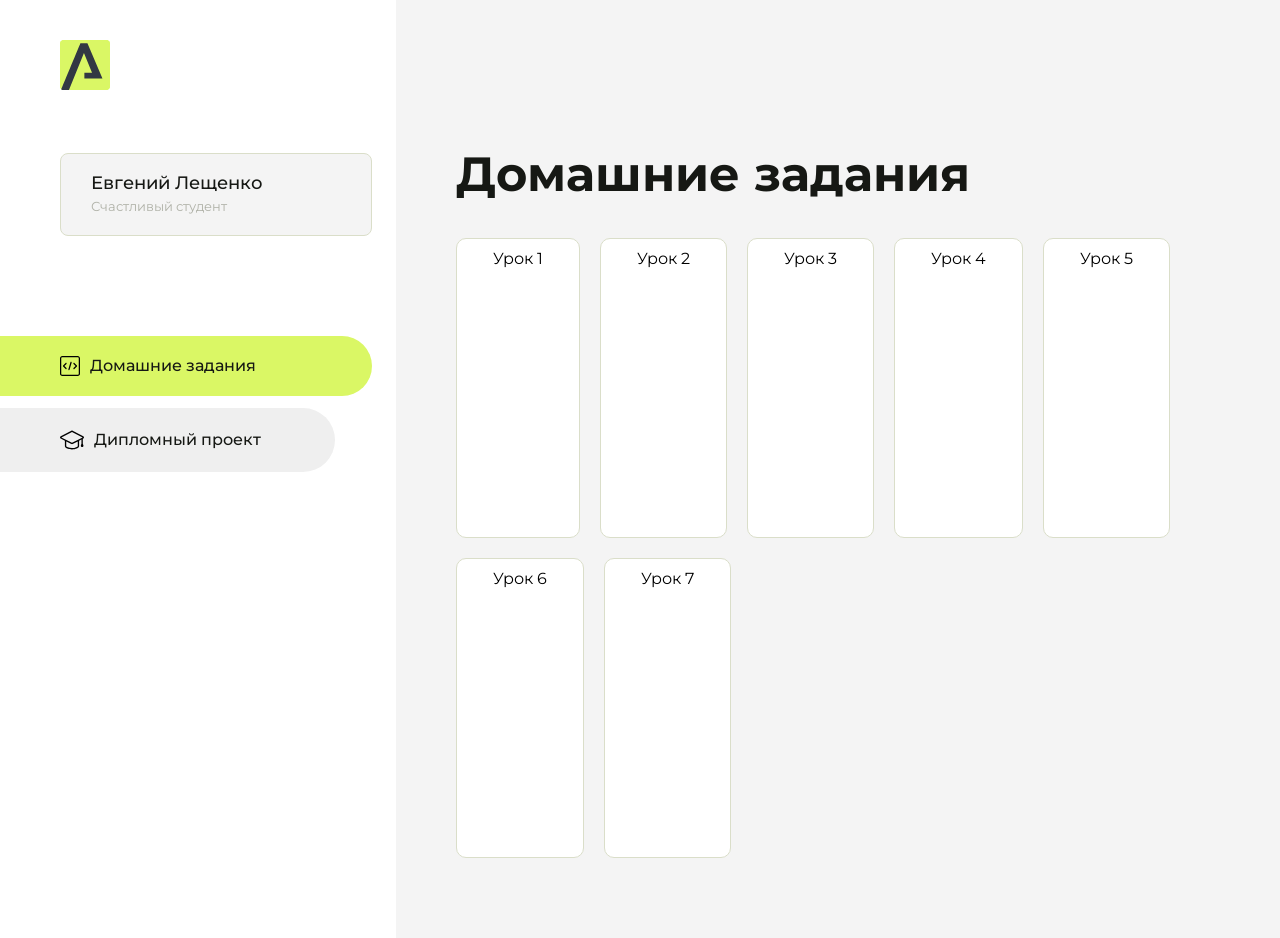
<file: index.html>
<!DOCTYPE html>
<html lang="en">
<head>
    <meta charset="UTF-8">
    <meta name="viewport" content="width=device-width, initial-scale=1.0">
    <title>Домашняя работа</title>
    <link rel="shortcut icon" href="src/logo.ico" type="image/x-icon">
    <link rel="preconnect" href="https://fonts.googleapis.com">
    <link rel="preconnect" href="https://fonts.gstatic.com" crossorigin>
    <link href="https://fonts.googleapis.com/css2?family=Montserrat:wght@400;500;700&family=Rubik:wght@500&display=swap"
          rel="stylesheet">
    <link rel="stylesheet" href="src/style.css">
</head>
<body id="body">
<div class="overlay" id="overlay"></div>
<div class="layout">
    <div class="burger" id="burger">
        <svg viewBox="0 0 24 24" fill="none" xmlns="http://www.w3.org/2000/svg">
            <g id="SVGRepo_bgCarrier" stroke-width="0"></g>
            <g id="SVGRepo_tracerCarrier" stroke-linecap="round" stroke-linejoin="round"></g>
            <g id="SVGRepo_iconCarrier">
                <path d="M4 18L20 18" stroke="#DAF765" stroke-width="2" stroke-linecap="round"></path>
                <path d="M4 12L20 12" stroke="#DAF765" stroke-width="2" stroke-linecap="round"></path>
                <path d="M4 6L20 6" stroke="#DAF765" stroke-width="2" stroke-linecap="round"></path>
            </g>
        </svg>
    </div>
    <aside class="sidebar" id="sidebar">
        <div class="sidebar__inner">
            <div class="logo">
                <svg width="50" height="50" viewBox="0 0 50 50" fill="none" xmlns="http://www.w3.org/2000/svg">
                    <g clip-path="url(#clip0_513_74730)">
                        <path d="M46.17 -0.257004H3.83C1.57281 -0.257004 -0.257 1.57281 -0.257 3.83V46.17C-0.257 48.4272 1.57281 50.257 3.83 50.257H46.17C48.4272 50.257 50.257 48.4272 50.257 46.17V3.83C50.257 1.57281 48.4272 -0.257004 46.17 -0.257004Z"
                              fill="#DAF765"/>
                        <path d="M24.375 38.4H42.461L27.441 3.1585H20.4355C20.4355 3.1585 6.7895 35.881 1.1945 49.294C2.015 50.0275 3.0945 50.257 3.6945 50.257H8.8445L23.954 13.07L32.0465 32.8285H24.375V38.4Z"
                              fill="#323843"/>
                    </g>
                    <defs>
                        <clipPath id="clip0_513_74730">
                            <rect width="50" height="50" fill="white"/>
                        </clipPath>
                    </defs>
                </svg>
            </div>
            <div class="sidebar__user">
                <div class="sidebar__name">Евгений Лещенко</div>
                <div class="sidebar__text">Счастливый студент</div>
            </div>
            <div class="sidebar__tabs">
                <div class="sidebar__item">
                    <button class="sidebar__button active" id="tasks">
                        <svg xmlns="http://www.w3.org/2000/svg" width="20" height="20" viewBox="0 0 20 20" fill="none">
                            <g clip-path="url(#clip0_704_74543)">
                                <path d="M17.7083 20H2.29167C1.0275 20 0 18.9725 0 17.7083V2.29167C0 1.0275 1.0275 0 2.29167 0H17.7083C18.9725 0 20 1.0275 20 2.29167V17.7083C20 18.9725 18.9725 20 17.7083 20ZM2.29167 1.25C1.7175 1.25 1.25 1.7175 1.25 2.29167V17.7083C1.25 18.2825 1.7175 18.75 2.29167 18.75H17.7083C18.2825 18.75 18.75 18.2825 18.75 17.7083V2.29167C18.75 1.7175 18.2825 1.25 17.7083 1.25H2.29167Z"
                                      fill="black"/>
                                <path d="M6.04167 13.125C5.88167 13.125 5.72167 13.0642 5.6 12.9417L3.1 10.4417C2.85583 10.1975 2.85583 9.80167 3.1 9.5575L5.6 7.0575C5.84417 6.81333 6.24 6.81333 6.48417 7.0575C6.72833 7.30167 6.72833 7.6975 6.48417 7.94167L4.42583 10L6.48417 12.0583C6.72833 12.3025 6.72833 12.6983 6.48417 12.9425C6.36167 13.0642 6.20167 13.125 6.04167 13.125Z"
                                      fill="black"/>
                                <path d="M8.95833 14.1667C8.9 14.1667 8.84 14.1583 8.78167 14.1417C8.45083 14.0442 8.26083 13.6967 8.35833 13.3658L10.4417 6.28251C10.5392 5.95084 10.8892 5.76417 11.2175 5.85917C11.5483 5.95667 11.7383 6.30417 11.6408 6.63501L9.5575 13.7183C9.47833 13.9908 9.22833 14.1667 8.95833 14.1667Z"
                                      fill="black"/>
                                <path d="M13.9583 13.125C13.7983 13.125 13.6383 13.0642 13.5167 12.9417C13.2725 12.6975 13.2725 12.3017 13.5167 12.0575L15.575 9.99916L13.5167 7.94083C13.2725 7.69666 13.2725 7.30083 13.5167 7.05666C13.7608 6.81249 14.1567 6.81249 14.4008 7.05666L16.9008 9.55666C17.145 9.80083 17.145 10.1967 16.9008 10.4408L14.4008 12.9408C14.2783 13.0642 14.1183 13.125 13.9583 13.125Z"
                                      fill="black"/>
                            </g>
                            <defs>
                                <clipPath id="clip0_704_74543">
                                    <rect width="20" height="20" fill="white"/>
                                </clipPath>
                            </defs>
                        </svg>
                        <span>Домашние задания</span></button>
                </div>
                <div class="sidebar__item">
                    <button class="sidebar__button" id="diplom">
                        <svg xmlns="http://www.w3.org/2000/svg" width="24" height="24" viewBox="0 0 24 24" fill="none">
                            <g clip-path="url(#clip0_704_74553)">
                                <path d="M23.2628 10.5971C23.7176 10.365 24 9.90375 24 9.39337C24 8.883 23.7176 8.42175 23.2628 8.18962L12.6135 2.75362C12.2291 2.55824 11.7705 2.55787 11.3854 2.75399L0.736875 8.19C0.282375 8.42175 0 8.883 0 9.39337C0 9.90375 0.282375 10.365 0.736875 10.5971L4.89038 12.7177V18.2074C4.89038 19.8154 8.412 21.393 12 21.393C15.5884 21.393 19.1096 19.815 19.1096 18.2074V12.7174L21.4609 11.517V15.8017L20.901 17.2305C20.7409 17.6389 20.7934 18.0994 21.0405 18.4616C21.2876 18.8246 21.6979 19.041 22.1366 19.041C22.5754 19.041 22.9852 18.8246 23.2324 18.462C23.4795 18.099 23.532 17.6385 23.3719 17.2301L22.8124 15.8021V10.827L23.2628 10.5971ZM17.7623 18.1721C17.6198 18.6375 15.3491 20.0419 12 20.0419C8.65088 20.0419 6.38025 18.6375 6.2415 18.2074V12.3037L6.23887 12.3019C6.23812 12.057 6.1065 11.8207 5.87325 11.7019L1.3515 9.39337L12 3.95737L22.6489 9.39337L12 14.8294L5.87325 11.7019C5.54063 11.5331 4.6695 11.6674 4.5 12C4.33012 12.3322 4.55813 12.5479 4.89038 12.7177L11.3857 16.0331C11.5781 16.1314 11.7889 16.1805 12 16.1805C12.2107 16.1805 12.4222 16.1314 12.6146 16.0331L17.7593 13.407L17.7623 18.1721Z"
                                      fill="black"/>
                            </g>
                            <defs>
                                <clipPath id="clip0_704_74553">
                                    <rect width="24" height="24" fill="white"/>
                                </clipPath>
                            </defs>
                        </svg>
                        <span>Дипломный проект</span></button>
                </div>
            </div>
        </div>

    </aside>
    <div class="content">
        <div class="container">
            <div class="content__block" id="tasksBlock">
                <div class="content__title">Домашние задания</div>
                <ul class="content__list">
                    <li class="content__list-item">
                        <a href="Hi-araken ru">Урок 1</a>
                    </li>
                     <li class="content__list-item">
                        <a href="ДЗ разметка статьи">Урок 2</a>
                    </li>
                     <li class="content__list-item">
                        <a href="Практика по таблицам">Урок 3</a>
                    </li>
                     <li class="content__list-item">
                        <a href="Практика по формам">Урок 4</a>
                    </li>
                     <li class="content__list-item">
                        <a href="fit-studio">Урок 5</a>
                    </li>
                     <li class="content__list-item">
                        <a href="Практика шапки к макету">Урок 6</a>
                    </li>
                    <li class="content__list-item">
                        <a href="fit-studio доработка статьи">Урок 7</a>
                    </li>
                </ul>
            </div>
            <div class="content__block hidden" id="diplomBlock">
                <div class="content__title">Дипломный проект</div>
                <div class="content__list-diplom">
                    <a href="ПАПКА-С-НОМЕРОМ-УРОКА">Ссылка на ДЗ</a>
                </div>
                <div class="content__decor">
                    <div class="content__decor-text">Давай проверим, чему ты научился!</div>
                    <div class="content__decor-img">
                        <img src="src/decor.png" alt="decor">
                    </div>
                </div>
            </div>
        </div>
    </div>
</div>
<script src="src/index.js"></script>
</body>
</html>
</file>
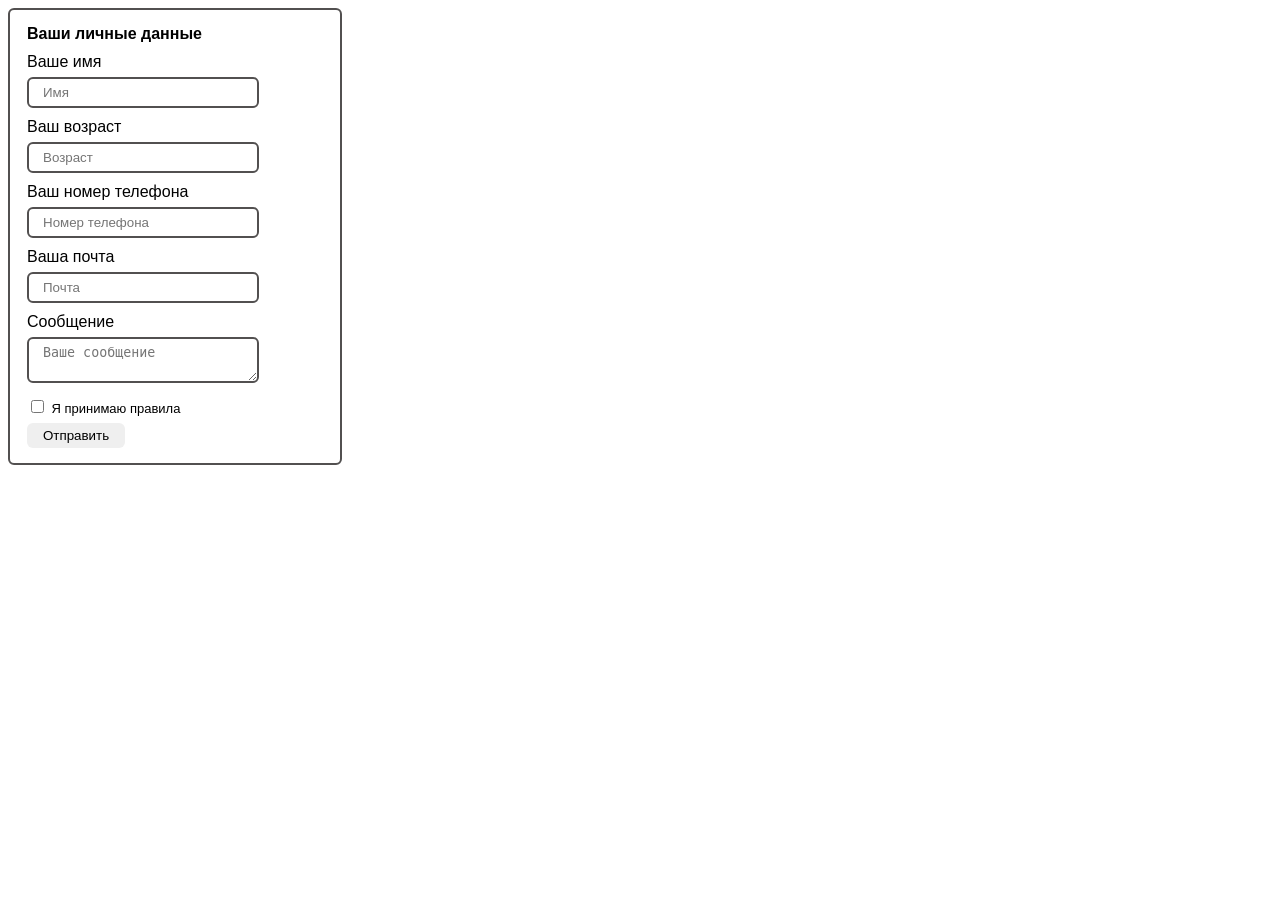
<file: 4.Практика по формам/index.html>
<!doctype html>
<html lang="ru">
	<head>
		<meta charset="UTF-8" />
		<meta name="viewport" content="width=device-width, initial-scale=1.0" />
		<link rel="stylesheet" href="./css/sstyle.css" />
		<title>Домашаняя работа по формам</title>
	</head>
	<body>
		<form class="form">
			<fieldset class="form-group">
				<legend class="form-group-text">Ваши личные данные</legend>

				<label for="name" class="label">Ваше имя</label>
				<input
					id="name"
					type="name"
					class="input"
					placeholder="Имя"
					name="name"
					required
				/>

				<label for="age" class="label">Ваш возраст</label>
				<input
					id="age"
					type="number"
					class="input"
					placeholder="Возраст"
					name="age"
					required
				/>

				<label for="phone" class="label">Ваш номер телефона</label>
				<input
					id="phone"
					type="tel"
					class="input"
					placeholder="Номер телефона"
					name="phone"
					inputmode="numeric"
					required
				/>

				<label for="email" class="label">Ваша почта</label>
				<input
					id="email"
					type="email"
					class="input"
					placeholder="Почта"
					name="email"
					required
				/>
			</fieldset>

			<fieldset class="form-group">
				<label for="messege" class="label">Сообщение</label>
				<textarea
					id="messege"
					class="textarea"
					placeholder="Ваше сообщение"
					name="messege"
					required
				></textarea>

				<label class="label">
					<input type="checkbox" class="checkbox" name="checkbox" required />
					<span class="checkbox-text">Я принимаю правила</span>
				</label>

				<button class="button">Отправить</button>
			</fieldset>
		</form>
	</body>
</html>
</file>
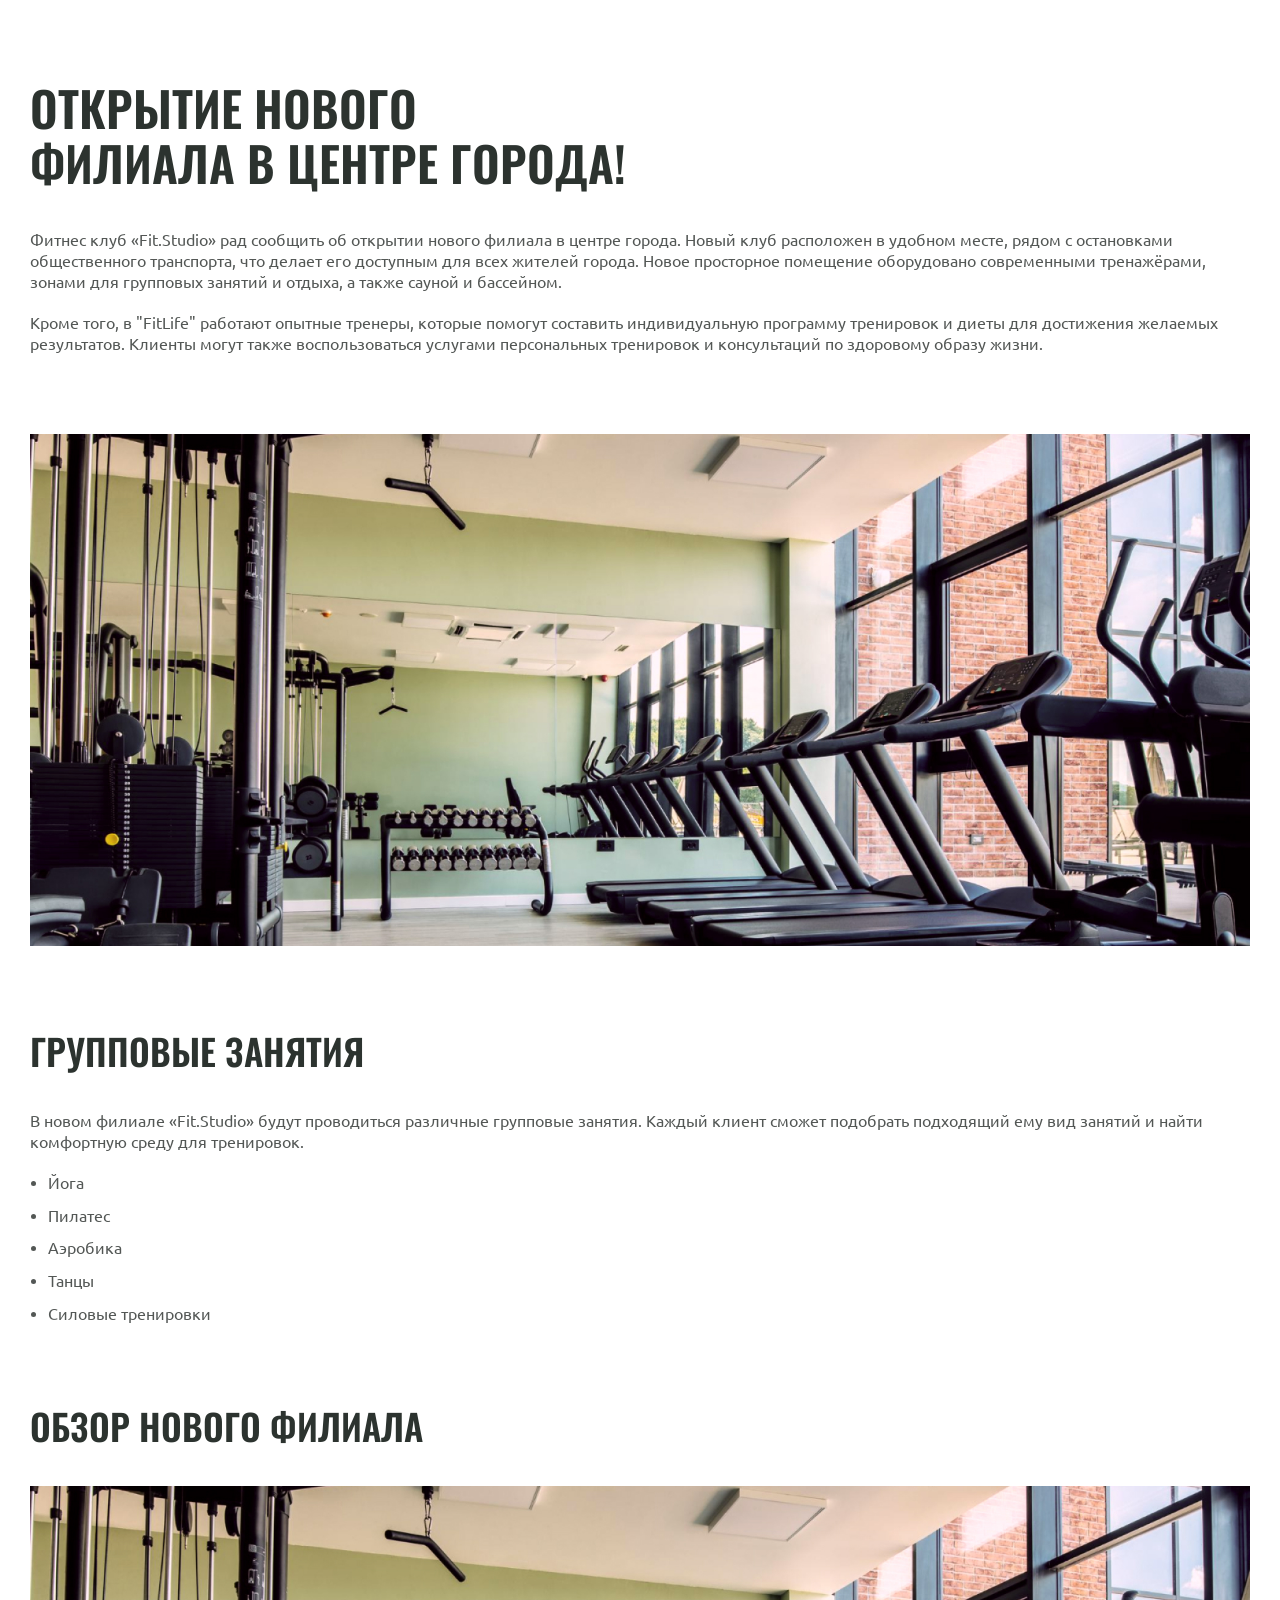
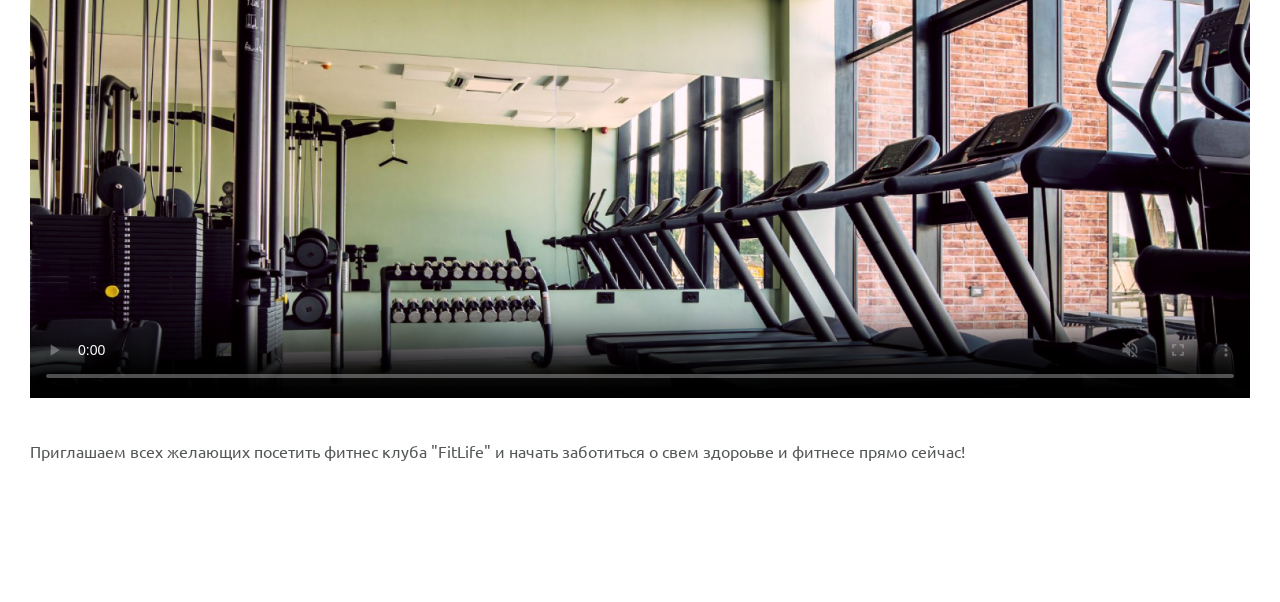
<file: fit-studio/index.html>
<!doctype html>
<html lang="ru">
	<head>
		<meta charset="UTF-8" />
		<meta name="viewport" content="width=device-width, initial-scale=1.0" />
		<title>Fit Studio - Открытие нового филиала</title>
		<link rel="stylesheet" href="./css/normalize.css" />
		<link rel="stylesheet" href="./css/fonts.css" />
		<link rel="stylesheet" href="./css/article.css" />
	</head>
	<body>
		<article class="article">
			<div class="container">
				<h1 class="article-title article-title-large">
					Открытие нового филиала в центре города!
				</h1>

				<p class="article-text">
					Фитнес клуб «Fit.Studio» рад сообщить об открытии нового филиала
					в центре города. Новый клуб расположен в удобном месте, рядом
					с остановками общественного транспорта, что делает его доступным
					для всех жителей города. Новое просторное помещение оборудовано
					современными тренажёрами, зонами для групповых занятий и отдыха,
					а также сауной и бассейном.
				</p>
				<p class="article-text article-mb">
					Кроме того, в "FitLife" работают опытные тренеры, которые помогут
					составить индивидуальную программу тренировок и диеты для достижения
					желаемых результатов. Клиенты могут также воспользоваться услугами
					персональных тренировок и консультаций по здоровому образу жизни.
				</p>

				<img
					class="article-image article-mb"
					width="1220"
					height="512"
					src="./images/gym-img.jpg"
					alt="Тренажёрный зал"
				/>
				<h2 class="article-title article-title-medium">Групповые занятия</h2>

				<p class="article-text">
					В новом филиале «Fit.Studio» будут проводиться различные групповые
					занятия. Каждый клиент сможет подобрать подходящий ему вид занятий
					и найти комфортную среду для тренировок.
				</p>

				<ul class="article-list article-text article-mb">
					<li class="article-item">Йога</li>
					<li class="article-item">Пилатес</li>
					<li class="article-item">Аэробика</li>
					<li class="article-item">Танцы</li>
					<li class="article-item">Силовые тренировки</li>
				</ul>

				<h2 class="article-title article-title-medium">Обзор нового филиала</h2>

				<video
					class="article-video article-mb"
					width="1220"
					height="512"
					src="./videos/gym-video.mp4"
					controls
					loop
					muted
					poster="./images/gym-img.jpg"
				>
					<source src="./videos/gym-video.mp4" type="gym-video.mp4" />
					Что-то пошло не так! >
				</video>

				<p class="article-text">
					Приглашаем всех желающих посетить фитнес клуба "FitLife" и начать
					заботиться о свем здороьве и фитнесе прямо сейчас!
				</p>
			</div>
		</article>
	</body>
</html>
</file>
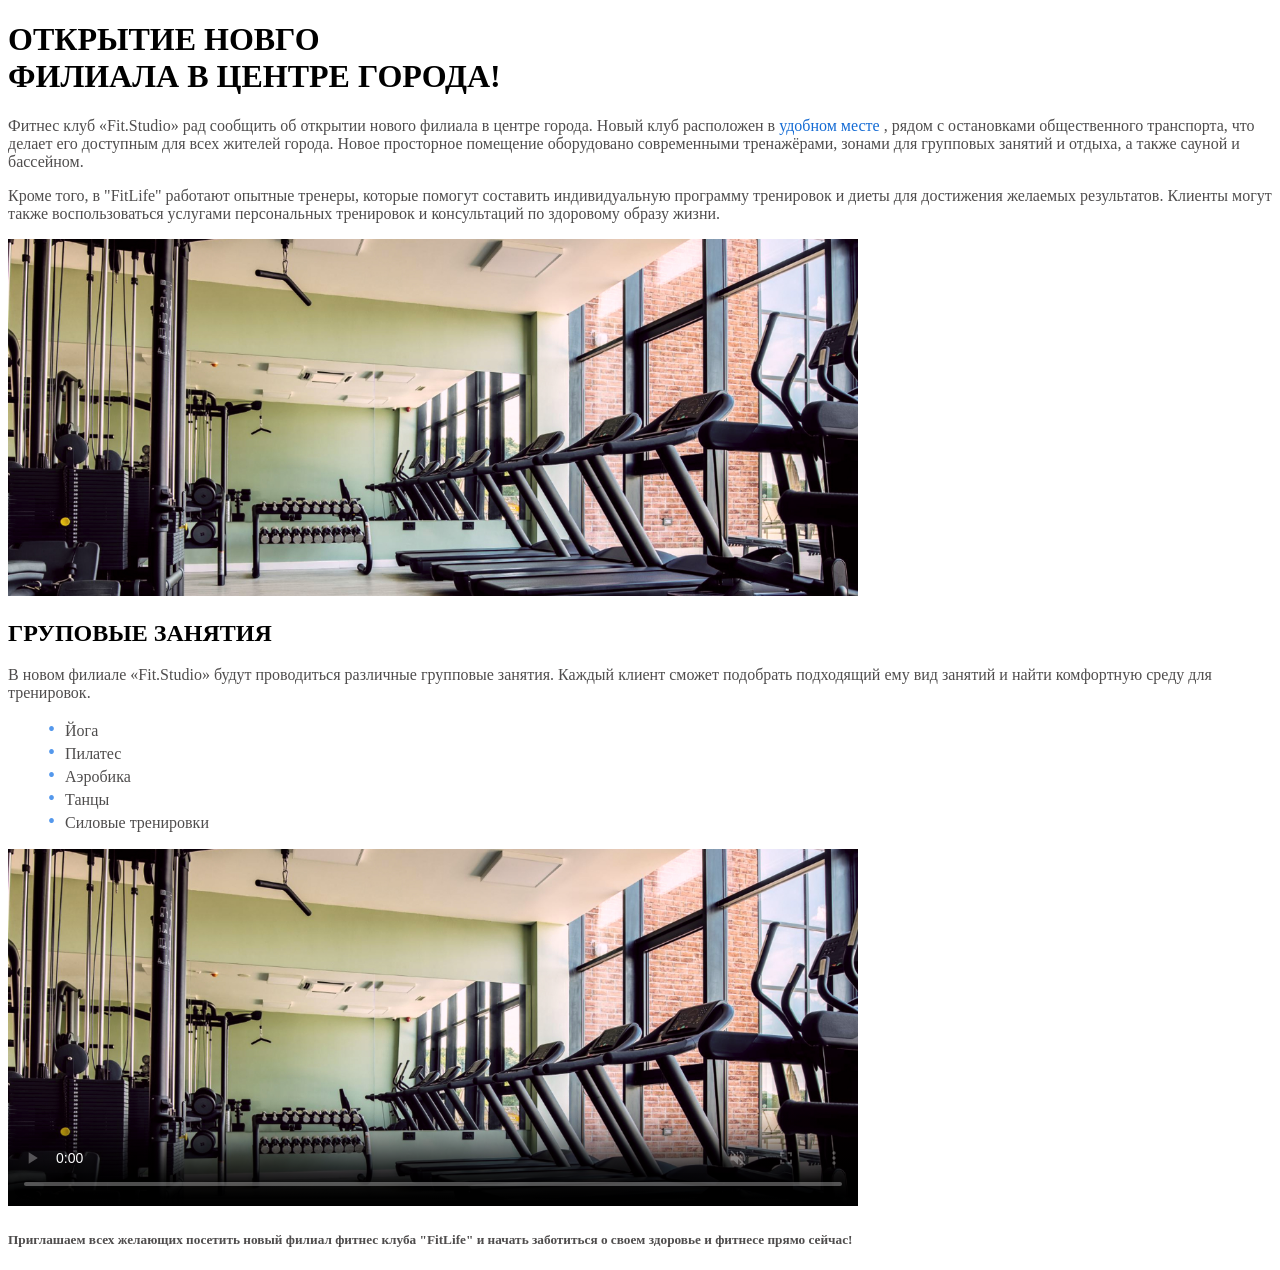
<file: ДЗ разметка статьи/index.html>
<!doctype html>
<html lang="en">
	<head>
		<meta charset="UTF-8" />
		<meta name="viewport" content="width=device-width, initial-scale=1.0" />
		<title>Статья</title>
		<link rel="icon" href="icon.png" />
		<link rel="stylesheet" href="style.css" />
	</head>
	<body>
		<h1>
			ОТКРЫТИЕ НОВГО<br />
			ФИЛИАЛА В ЦЕНТРЕ ГОРОДА!
		</h1>
		<p>
			Фитнес клуб «Fit.Studio» рад сообщить об открытии нового филиала в центре
			города. Новый клуб расположен в
			<a
				href="https://yandex.ru/maps/2/saint-petersburg/?ll=30.314997%2C59.938784&z=11"
				target="_blank"
			>
				удобном месте </a
			>, рядом с остановками общественного транспорта, что делает его доступным
			для всех жителей города. Новое просторное помещение оборудовано
			современными тренажёрами, зонами для групповых занятий и отдыха, а также
			сауной и бассейном.
		</p>
		<p>
			Кроме того, в "FitLife" работают опытные тренеры, которые помогут
			составить индивидуальную программу тренировок и диеты для достижения
			желаемых результатов. Клиенты могут также воспользоваться услугами
			персональных тренировок и консультаций по здоровому образу жизни.
		</p>

		<img
			src="./IMG/gym-image.jpg"
			alt="Современный просторный финес-клуб с беговыми дорожками, силовыми тренажёрами и гантелоями"
			width="850"
		/>

		<h2>ГРУПОВЫЕ ЗАНЯТИЯ</h2>
		<p>
			В новом филиале «Fit.Studio» будут проводиться различные групповые
			занятия. Каждый клиент сможет подобрать подходящий ему вид занятий и найти
			комфортную среду для тренировок.
		</p>
		<ul>
			<li>Йога</li>
			<li>Пилатес</li>
			<li>Аэробика</li>
			<li>Танцы</li>
			<li>Силовые тренировки</li>
		</ul>

		<video
			src="./VIDEO/gym-video.mp4"
			width="850"
			poster="./IMG/gym-image.jpg"
			video
			controls
			loop
			muted
		>
			<source src="VIDEO/gym-video.mp4" type="gym-video/mp4" />
			>
		</video>

		<h5>
			Приглашаем всех желающих посетить новый филиал фитнес клуба "FitLife" и
			начать заботиться о своем здоровье и фитнесе прямо сейчас!
		</h5>
	</body>
</html>
</file>
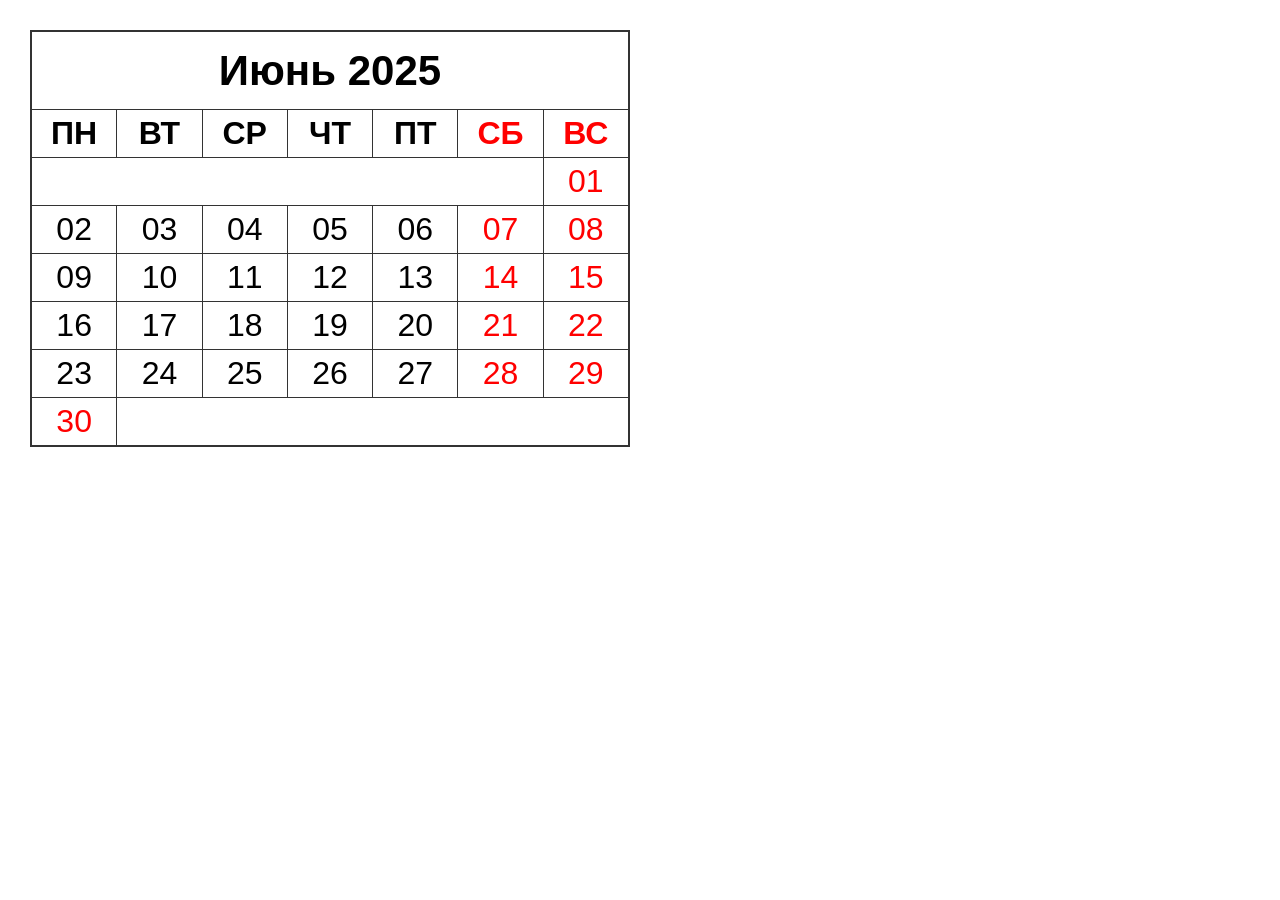
<file: Практика по таблицам/index.html>
<!doctype html>
<html lang="ru">
	<head>
		<meta charset="UTF-8" />
		<meta name="viewport" content="width=device-width, initial-scale=1.0" />
		<title>Практика по таблицам</title>
		<link rel="stylesheet" href="./css/style.css" />
	</head>
	<body>
		<table class="calendar">
			<caption>
				<thead>
					<tr>
						<th class="month" colspan="7">Июнь 2025</th>
					</tr>
				</thead>
			</caption>

			<thead>
				<tr>
					<th>ПН</th>
					<th>ВТ</th>
					<th>СР</th>
					<th>ЧТ</th>
					<th>ПТ</th>
					<th class="weekend">СБ</th>
					<th class="weekend">ВС</th>
				</tr>
			</thead>

			<tbody>
				<tr>
					<td colspan="6"></td>
					<td class="weekend">01</td>
				</tr>

				<tr>
					<td>02</td>
					<td>03</td>
					<td>04</td>
					<td>05</td>
					<td>06</td>
					<td class="weekend">07</td>
					<td class="weekend">08</td>
				</tr>

				<tr>
					<td>09</td>
					<td>10</td>
					<td>11</td>
					<td>12</td>
					<td>13</td>
					<td class="weekend">14</td>
					<td class="weekend">15</td>
				</tr>

				<tr>
					<td>16</td>
					<td>17</td>
					<td>18</td>
					<td>19</td>
					<td>20</td>
					<td class="weekend">21</td>
					<td class="weekend">22</td>
				</tr>

				<tr>
					<td>23</td>
					<td>24</td>
					<td>25</td>
					<td>26</td>
					<td>27</td>
					<td class="weekend">28</td>
					<td class="weekend">29</td>
				</tr>

				<tr>
					<td class="weekend">30</td>
					<td colspan="6"></td>		
				</tr>
			</tbody>
		</table>
	</body>
</html>
</file>
<file: src/style.css>
*{padding: 0;margin: 0;border: 0;}
*,*:before,*:after{-webkit-box-sizing: border-box;box-sizing: border-box;}
:focus,:active{outline: none;}
a:focus,a:active{outline: none;}
nav,footer,header,aside{display: block;}
html,body{
    height:100%;width:100%;
    font-size:100%;line-height:1;-ms-text-size-adjust:100%;-moz-text-size-adjust:100%;-webkit-text-size-adjust:100%;}
input,button,textarea{font-family:inherit;}
input::-ms-clear{display: none;}
button{cursor: pointer;}
button::-moz-focus-inner{padding:0;border:0;}
a,a:visited{text-decoration: none;}
a:hover{text-decoration: none;}
ul li{list-style: none;}
img{vertical-align: top;}
h1,h2,h3,h4,h5,h6{font-size:inherit;font-weight: inherit;}
a{color:inherit;}



body {
    font-family: "Montserrat",SansSerif;
    color: black;
}

body.overflow {
    overflow: hidden;
}



.layout {
    display: -webkit-box;
    display: -ms-flexbox;
    display: flex;
    min-height: 100vh;
}

.sidebar {
    padding: 40px 24px 40px 0;
    -ms-flex-negative: 0;
    flex-shrink: 0;
    background-color: white;
}



.content {
    -webkit-box-flex: 1;
    -ms-flex-positive: 1;
    flex-grow: 1;
    background-color: #F4F4F4;
}

.container {
    display: -webkit-box;
    display: -ms-flexbox;
    display: flex;
    -webkit-box-orient: vertical;
    -webkit-box-direction: normal;
    -ms-flex-direction: column;
    flex-direction: column;
    -webkit-box-pack: center;
    -ms-flex-pack: center;
    justify-content: center;
    -webkit-box-align: center;
    -ms-flex-align: center;
    align-items: center;
    padding: 150px 60px 80px 60px;
}


.logo {
    margin-left: 60px;
    margin-bottom: 60px;
}

.sidebar__user {
    background-color: #F4F4F4;
    padding: 20px 30px;
    margin-left: 60px;
    margin-bottom: 100px;
    border-radius: 8px;
    border: 1px solid #DADEC9;
}

.sidebar__name {
    color:#161814;
    font-size: 18px;
    font-weight: 500;
    margin-bottom: 6px;
}

.sidebar__text {
    color: #AFB1A7;
    font-size: 13px;
    font-weight: 400;
    line-height: 130%; /* 16.9px */
}

.sidebar__item {
    width: 372px;
}

.sidebar__button {
    display: -webkit-box;
    display: -ms-flexbox;
    display: flex;
    -webkit-box-align: center;
    -ms-flex-align: center;
    align-items: center;
    gap: 10px;
    padding: 20px 60px;
    margin-bottom: 12px;
    border-radius: 0px 100px 100px 0px;
    -webkit-transition: all .5s;
    -o-transition: all .5s;
    transition: all .5s;
    cursor: pointer;
    width: 90%;
    color:#161814;
    font-size: 16px;
    font-weight: 500;
}

.sidebar__button.active , .sidebar__button:hover {
    width: 100%;
    background-color: #DAF765;
}


.content__title {
    color: #161814;
    font-size: 48px;
    font-weight: 700;
    margin-bottom: 40px;
}

.content__list {
    display: -webkit-box;
    display: -ms-flexbox;
    display: flex;
    -webkit-box-align: center;
    -ms-flex-align: center;
    align-items: center;
    -ms-flex-wrap: wrap;
    flex-wrap: wrap;
    gap: 20px;
}



.content__list-item  {
    max-width: 500px;
    min-height: 300px;
    cursor: pointer;
    padding: 12px 18px;
    background-color: #fff;
    border-radius: 10px;
    border: 1px solid #DADEC9;
    -webkit-transition: all .3s;
    -o-transition: all .3s;
    transition: all .3s;
}

.content__list-item:hover,.content__list-diplom:hover {
    background-color: #AFB1A7;
}

li a {
    padding: 12px 18px;

}


.content__list-diplom {
    -webkit-transition: all .3s;
    -o-transition: all .3s;
    transition: all .3s;
    display: inline-block;
    padding: 12px 18px;
    background-color: #fff;
    border-radius: 10px;
    border: 1px solid #DADEC9;
}

.content__decor {
    display: -webkit-box;
    display: -ms-flexbox;
    display: flex;
    -webkit-box-align: center;
    -ms-flex-align: center;
    align-items: center;
}

.content__decor-text {
    color:#BEDD44;
    font-size: 36px;
    font-weight: 700;
    line-height: 110%; /* 39.6px */
}

.content__block {
    max-width: 1200px;
}

.content__block.hidden {
    display: none;
}

.content__decor-img img{
    width: 100%;
}

.burger {
    display: none;
    padding: 5px;
    position: fixed;
    top: 3%;
    right: 7%;
    width: 40px;
    height: 40px;
    background-color: #161814;
    border-radius: 50%;
    z-index: 10;
    border: 1px solid #DAF765;
}

@media (max-width: 768px) {
    .burger {
        display: block;
    }

    .sidebar {
        -webkit-transition: all .3s;
        -o-transition: all .3s;
        transition: all .3s;
        -webkit-transform: translateX(-100%);
        -ms-transform: translateX(-100%);
        transform: translateX(-100%);
        position: fixed;
        top: 0;
        left: 0;
        bottom: 0;
        z-index: 5;
    }

    .sidebar.show {
        -webkit-transform: translateX(0%);
        -ms-transform: translateX(0%);
        transform: translateX(0%);
    }

    .overlay {
        opacity: 0;
        pointer-events: none;
        -webkit-transition: all .3s;
        -o-transition: all .3s;
        transition: all .3s;
        position: absolute;
        top: 0;
        right: 0;
        left: 0;
        bottom: 0;
        z-index: 3;
        background-color: #000000e0;
    }

    .overlay.show {
        opacity: 1;
        pointer-events: all;
    }

    .container {
        padding: 40px 20px;
        min-height: 100%;
    }

    .content__decor {
        margin-top: 20px;
        -webkit-box-orient: vertical;
        -webkit-box-direction: normal;
        -ms-flex-direction: column;
        flex-direction: column;
    }
}

@media (max-width: 400px) {
    .sidebar__user {
        margin-left: 0;
    }
}
</file>
<file: 4.Практика по формам/css/sstyle.css>
body {
    font-family: sans-serif;
}

.form {
    border: 2px solid #525050;
    border-radius: 6px;
    max-width: 300px;
    padding: 15px;
}

.form-group {
    border: none;
    padding: 0;
}

.form-group-text {
    font-weight: 700;
    padding: 0;
    margin-bottom: 10px;
}

.label {
    display: block;
    margin-bottom: 6px;
}

.input, .textarea {
    border: 2px solid #525050;
    border-radius: 6px;
    min-width: 200px;
    padding: 6px 14px;
    margin-bottom: 10px;
    outline: none;
}

.textarea {
    resize: vertical;
    max-height: 150px;
    min-height: 30px;
}

.checkbox-text {
    font-size: 13px;
}

.checkbox {
    cursor: pointer;
}

.button {
    border: none;
    border-radius: 6px;
    padding: 5px 16px;
    cursor: pointer;
}
</file>
<file: fit-studio/css/fonts.css>
@font-face {
    font-family: "ubuntu";
    src: local("ubuntu"),
    url("../fonts/ubuntu-light.woff2") format("woff2");
    font-weight: 300;
    font-style: normal;
    font-display: swap;
}



@font-face {
    font-family: "ubuntu";
    src: local("ubuntu"),
    url("../fonts/ubuntu-regular.woff2") format("woff2");
    font-weight: 400;
    font-style: normal;
    font-display: swap;
}


@font-face {
    font-family: "ubuntu";
    src: local("ubuntu"),
    url("../fonts/ubuntu-medium.woff2") format("woff2");
    font-weight: 500;
    font-style: normal;
    font-display: swap;
}



@font-face {
    font-family: "oswald";
    src: local("oswald"),
    url("../fonts/oswald-medium.woff2") format("woff2");
    font-weight: 500;
    font-style: normal;
    font-display: swap;
}

@font-face {
    font-family: "oswald";
    src: local("oswald"),
    url("../fonts/oswald-semibold.woff2") format("woff2");
    font-weight: 600;
    font-style: normal;
    font-display: swap;
}
</file>
<file: fit-studio/css/article.css>
html {
    font-family: ubuntu, sans-serif;
    font-weight: 400;
}

body * {
    box-sizing: border-box;
}

h1,
h2,
h3,
h4,
h5,
h6,
p {
    margin: 0;
}

.container {
    max-width: 1250px;
    margin: 0 auto; 
    padding: 0 15px;
}


.article {
    padding-top: 80px;
    padding-bottom: 120px;
}

.article-title {
    max-width: 596px;
    margin-bottom: 40px;
    font-family: oswald;
    font-weight: 600;
    line-height: 115%;
    text-transform: uppercase;
    color: #2c332f;
}

.article-title-large {
    font-size: 48px;
}

.article-title-medium {
    max-width: 596px;
    font-size: 36px;
}

.article-text {
    margin-bottom: 20px;
    font-weight: 400;
    font-size: 16px;
    line-height: 130%;
    color: #535755;
}

.article-mb {
    margin-bottom: 80px;
}

.article-image,
.article-video {
    width: 100%;
}

.article-list {
    margin-top: 0;
    padding-left: 18px;
}

.article-item {
    margin-bottom: 12px;
}

.article-video {
    margin-bottom: 40px;
}
</file>
<file: ДЗ разметка статьи/style.css>
a{
text-decoration: none;
color: #146bd4;
}
p{
    color: #4f4d4d;
}

ul {
    list-style: none;
}
li{
    color: #4f4d4d;
    margin-bottom: px;
}
ul ::before {
    content: "\2022";
    color: #5498ec;
    margin-right: 10px;
    font-size: 20px;
}

h5{
    color: #4f4d4d;
}
</file>
<file: Практика по таблицам/css/style.css>
body {
    margin: 0;
    padding: 30px;
    font-family: Arial, sans-serif;
}

.calendar .month {
    height: 75px;
    font-size: 42px;
    font-weight: bold;
    text-align: center;
}

.calendar {
    width: 600px;
    border-collapse: collapse;
    border: 2px solid #333;
}

.calendar
th,
td {
    border: 1px solid #333;
    width: 77px;
    height: 45px;
    text-align: center;
    vertical-align: middle;
    font-size: 32px;
}


.calendar tr:nth-child(2) th {
    height: 60px;
    font-size: 32px;
    font-weight: bold;
}

.calendar .weekend {
    color: #ff0000
}
</file>
